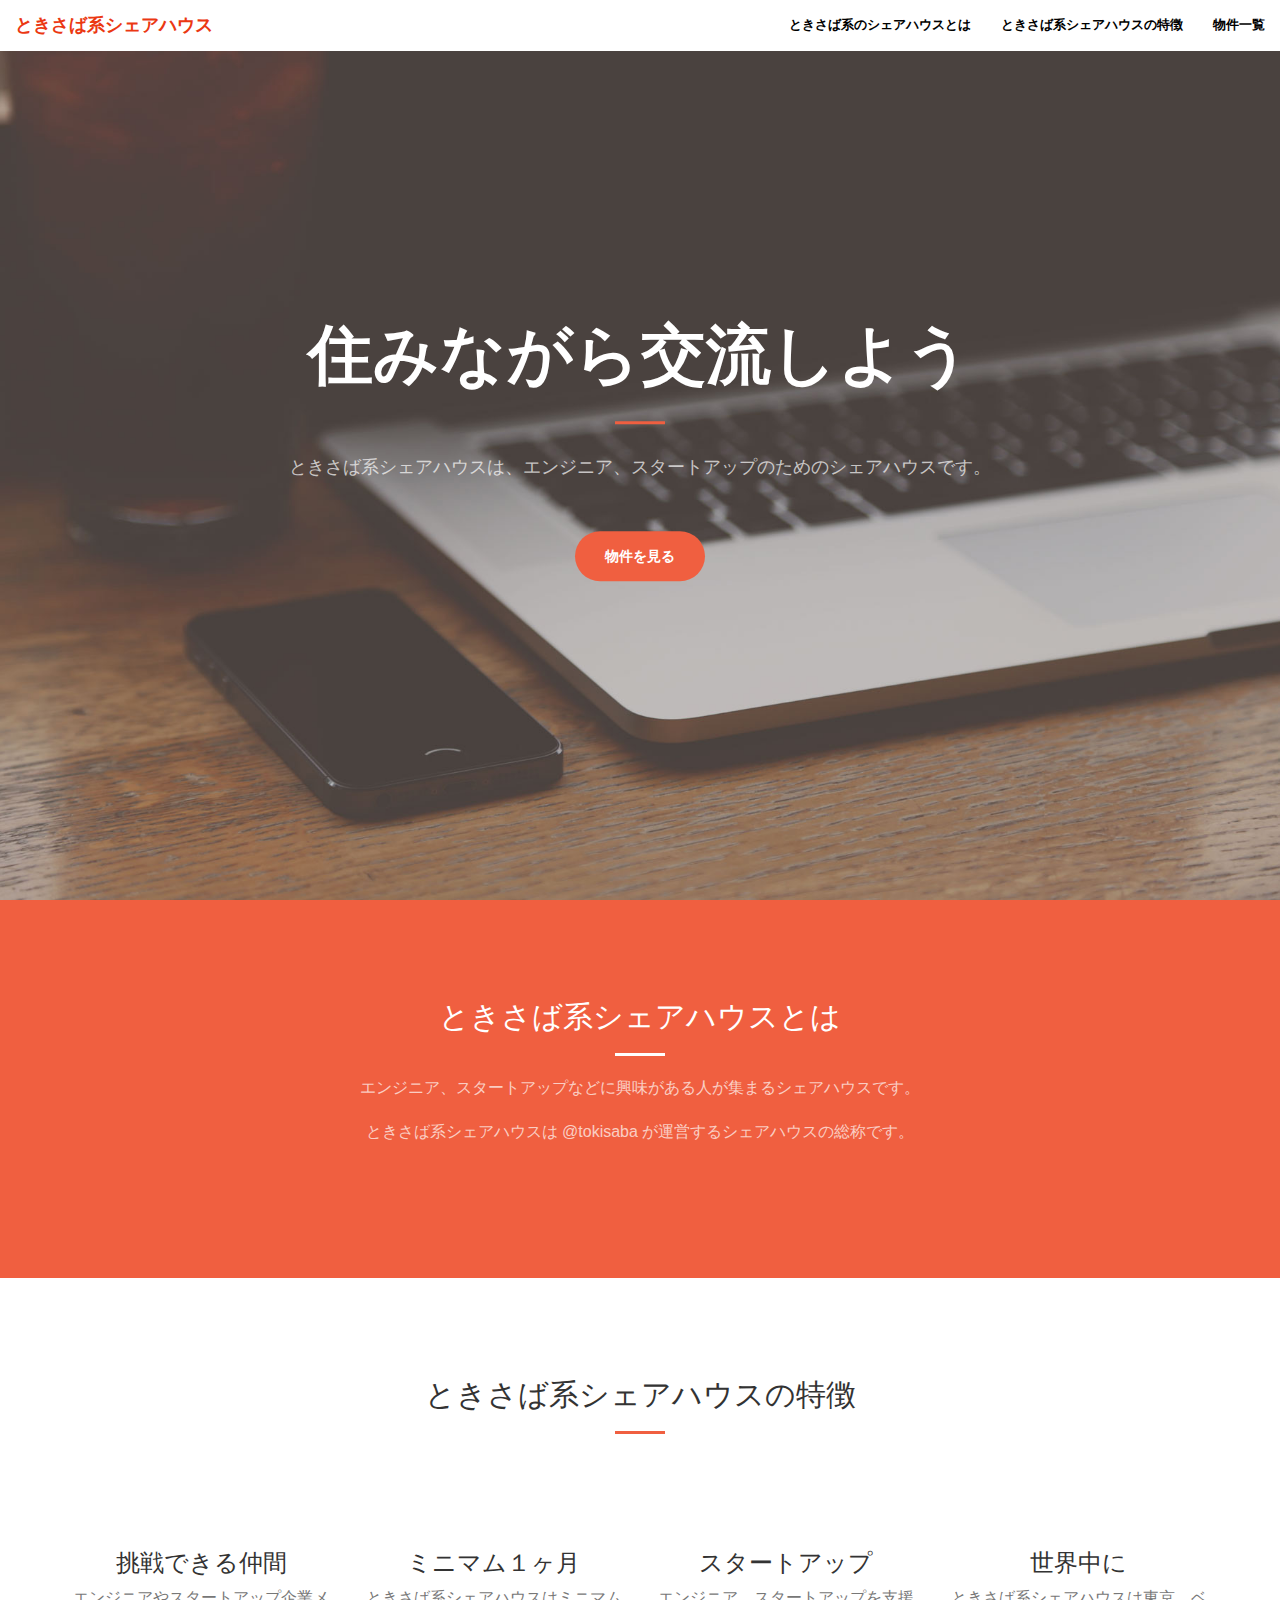
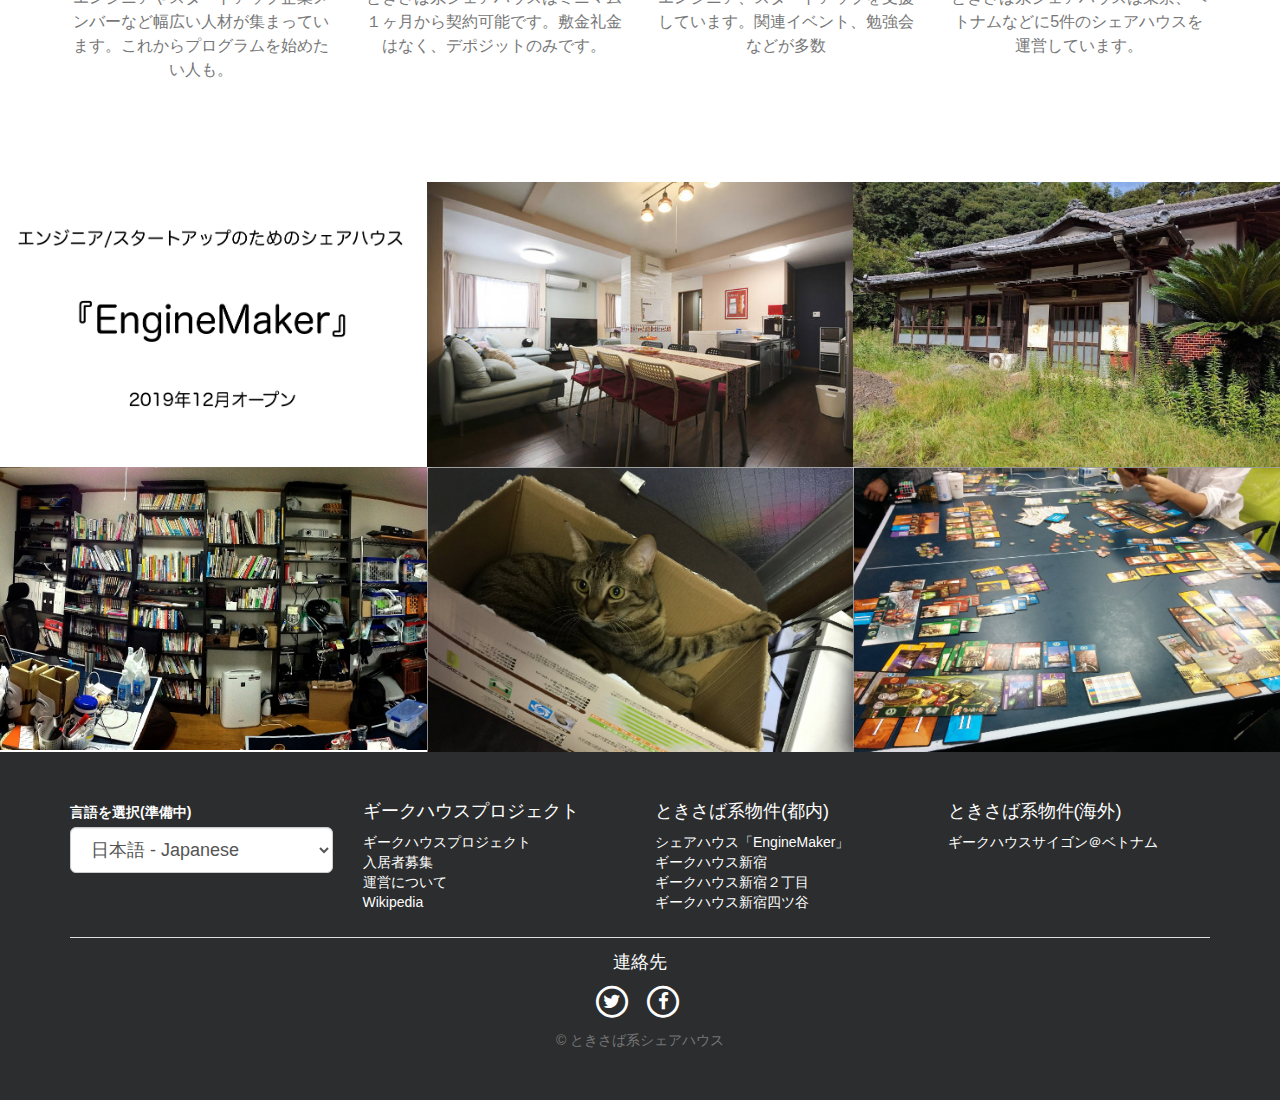
<file: index.html>
<!DOCTYPE html>
<html lang="en">

<head>

  <meta charset="utf-8">
  <meta http-equiv="X-UA-Compatible" content="IE=edge">
  <meta name="viewport" content="width=device-width, initial-scale=1">
  <meta name="keywords" content="エンジニア,Web,スタートアップ,起業,シェアハウス,ときさば,tokisaba,EngineMaker,プログラマ,シェアハウス,ギークハウス">
  <meta name="description" content="「EngineMaker」最大40名のエンジニアとスタートアップのためのシェアハウス">
  <meta name="author" content="tokisaba">

  <title>エンジニア/スタートアップのためのシェアハウス。ときさば系</title>

  <link rel="shortcut icon" href="/favicon.ico" type="image/png"/>
  <!-- Bootstrap Core CSS -->
  <link rel="stylesheet" href="css/bootstrap.min.css" type="text/css">

  <!-- Custom Fonts -->
  <link href='http://fonts.googleapis.com/css?family=Open+Sans:300italic,400italic,600italic,700italic,800italic,400,300,600,700,800' rel='stylesheet' type='text/css'>
  <link href='http://fonts.googleapis.com/css?family=Merriweather:400,300,300italic,400italic,700,700italic,900,900italic' rel='stylesheet' type='text/css'>
  <link rel="stylesheet" href="font-awesome/css/font-awesome.min.css" type="text/css">

  <!-- Plugin CSS -->
  <link rel="stylesheet" href="css/animate.min.css" type="text/css">

  <!-- Custom CSS -->
  <link rel="stylesheet" href="css/creative.css" type="text/css">

  <!-- HTML5 Shim and Respond.js IE8 support of HTML5 elements and media queries -->
  <!-- WARNING: Respond.js doesn't work if you view the page via file:// -->
  <!--[if lt IE 9]>
        <script src="https://oss.maxcdn.com/libs/html5shiv/3.7.0/html5shiv.js"></script>
        <script src="https://oss.maxcdn.com/libs/respond.js/1.4.2/respond.min.js"></script>
    <![endif]-->
  <script>
    (function(i,s,o,g,r,a,m){i['GoogleAnalyticsObject']=r;i[r]=i[r]||function(){
    (i[r].q=i[r].q||[]).push(arguments)},i[r].l=1*new Date();a=s.createElement(o),
    m=s.getElementsByTagName(o)[0];a.async=1;a.src=g;m.parentNode.insertBefore(a,m)
    })(window,document,'script','//www.google-analytics.com/analytics.js','ga');
    ga('create', 'UA-68521322-1', 'auto');
    ga('send', 'pageview');
  </script>
</head>

<body id="page-top">

  <nav id="mainNav" class="navbar navbar-default navbar-fixed-top">
    <div class="container-fluid">
      <!-- Brand and toggle get grouped for better mobile display -->
      <div class="navbar-header">
        <button type="button" class="navbar-toggle collapsed" data-toggle="collapse" data-target="#bs-example-navbar-collapse-1">
          <span class="sr-only">Toggle navigation</span>
          <span class="icon-bar"></span>
          <span class="icon-bar"></span>
          <span class="icon-bar"></span>
        </button>
        <a class="navbar-brand page-scroll" href="#page-top">ときさば系シェアハウス</a>
      </div>

      <!-- Collect the nav links, forms, and other content for toggling -->
      <div class="collapse navbar-collapse" id="bs-example-navbar-collapse-1">
        <ul class="nav navbar-nav navbar-right">
          <li>
            <a class="page-scroll" href="#about">ときさば系のシェアハウスとは</a>
          </li>
          <li>
            <a class="page-scroll" href="#services">ときさば系シェアハウスの特徴</a>
          </li>
          <li>
            <a class="page-scroll" href="#residence">物件一覧</a>
          </li>
        </ul>
      </div>
      <!-- /.navbar-collapse -->
    </div>
    <!-- /.container-fluid -->
  </nav>

  <header>
    <div class="header-content">
      <div class="header-content-inner">
        <h1>住みながら交流しよう</h1>
        <hr>
        <p>ときさば系シェアハウスは、エンジニア、スタートアップのためのシェアハウスです。</p>
        <a href="#residence" class="btn btn-primary btn-xl page-scroll">物件を見る</a>
      </div>
    </div>
  </header>

  <section class="bg-primary" id="about">
    <div class="container">
      <div class="row">
        <div class="col-lg-8 col-lg-offset-2 text-center">
          <h2 class="section-heading">ときさば系シェアハウスとは</h2>
          <hr class="light">
          <p class="text-faded">エンジニア、スタートアップなどに興味がある人が集まるシェアハウスです。</p>
          <p class="text-faded">ときさば系シェアハウスは @tokisaba が運営するシェアハウスの総称です。</p>
        </div>
      </div>
    </div>
  </section>

  <section id="services">
    <div class="container">
      <div class="row">
        <div class="col-lg-12 text-center">
          <h2 class="section-heading">ときさば系シェアハウスの特徴</h2>
          <hr class="primary">
        </div>
      </div>
    </div>
    <div class="container">
      <div class="row">
        <div class="col-lg-3 col-md-6 text-center">
          <div class="service-box">
            <i class="fa fa-4x fa-users wow bounceIn text-primary"></i>
            <h3>挑戦できる仲間</h3>
            <p class="text-muted">エンジニアやスタートアップ企業メンバーなど幅広い人材が集まっています。これからプログラムを始めたい人も。</p>
          </div>
        </div>
        <div class="col-lg-3 col-md-6 text-center">
          <div class="service-box">
            <i class="fa fa-4x fa-home wow bounceIn text-primary" data-wow-delay=".1s"></i>
            <h3>ミニマム１ヶ月</h3>
            <p class="text-muted">ときさば系シェアハウスはミニマム１ヶ月から契約可能です。敷金礼金はなく、デポジットのみです。</p>
          </div>
        </div>
        <div class="col-lg-3 col-md-6 text-center">
          <div class="service-box">
            <i class="fa fa-4x fa-thumbs-up wow bounceIn text-primary" data-wow-delay=".2s"></i>
            <h3>スタートアップ</h3>
            <p class="text-muted">エンジニア、スタートアップを支援しています。関連イベント、勉強会などが多数</p>
          </div>
        </div>
        <div class="col-lg-3 col-md-6 text-center">
          <div class="service-box">
            <i class="fa fa-4x fa-plane wow bounceIn text-primary" data-wow-delay=".3s"></i>
            <h3>世界中に</h3>
            <p class="text-muted">ときさば系シェアハウスは東京、ベトナムなどに5件のシェアハウスを運営しています。</p>
          </div>
        </div>
      </div>
    </div>
  </section>

  <section class="no-padding" id="residence">
    <div class="container-fluid">
      <div class="row no-gutter">
        <div class="col-lg-4 col-sm-6">
          <a href="engine_maker.html" class="portfolio-box">
            <img src="img/EngineMaker.png" class="img-responsive" alt="シェアハウス「EngineMaker」">
            <div class="portfolio-box-caption">
              <div class="portfolio-box-caption-content">
                <div class="project-category text-faded">
                  新宿区
                </div>
                <div class="project-name">
                  シェアハウス「EngineMaker」
                </div>
              </div>
            </div>
          </a>
        </div>
        <div class="col-lg-4 col-sm-6">
          <a href="geekhouse-4tsuya.html" class="portfolio-box">
            <img src="img/geek_4tsuya.jpg" class="img-responsive" alt="ギークハウス新宿四谷">
            <div class="portfolio-box-caption">
              <div class="portfolio-box-caption-content">
                <div class="project-category text-faded">
                  新宿区
                </div>
                <div class="project-name">
                  ギークハウス新宿四谷
                </div>
              </div>
            </div>
          </a>
        </div>
        <div class="col-lg-4 col-sm-6">
          <a href="hackerspace_chiba.html" class="portfolio-box">
            <img src="img/hs_chiba.jpg" class="img-responsive" alt="HackerSpace千葉大網白里">
            <div class="portfolio-box-caption">
              <div class="portfolio-box-caption-content">
                <div class="project-category text-faded">
                  千葉県大網白里市
                </div>
                <div class="project-name">
                  HackerSpace千葉大網白里
                </div>
              </div>
            </div>
          </a>
        </div>
        <div class="col-lg-4 col-sm-6">
          <a href="geekhouse-shinjuku.html" class="portfolio-box">
            <img src="img/geejuku4.jpg" class="img-responsive" alt="ギークハウス新宿">
            <div class="portfolio-box-caption">
              <div class="portfolio-box-caption-content">
                <div class="project-category text-faded">
                  渋谷区
                </div>
                <div class="project-name">
                  ギークハウス新宿
                </div>
              </div>
            </div>
          </a>
        </div>
        <div class="col-lg-4 col-sm-6">
          <a href="geekhouse-shinjuku-2chome.html" class="portfolio-box">
            <img src="img/geejuku02nd_02.png" class="img-responsive" alt="ギークハウス新宿２丁目">
            <div class="portfolio-box-caption">
              <div class="portfolio-box-caption-content">
                <div class="project-category text-faded">
                  新宿区
                </div>
                <div class="project-name">
                  ギークハウス新宿２丁目
                </div>
              </div>
            </div>
          </a>
        </div>
        <div class="col-lg-4 col-sm-6">
          <a href="hackerspace_shinjuku.html" class="portfolio-box">
            <img src="img/geeaki01.png" class="img-responsive" alt="HackerSpace新宿">
            <div class="portfolio-box-caption">
              <div class="portfolio-box-caption-content">
                <div class="project-category text-faded">
                  新宿区
                </div>
                <div class="project-name">
                  HackerSpace新宿
                </div>
              </div>
            </div>
          </a>
        </div>
<!--
        <div class="col-lg-4 col-sm-6">
          <a href="geekhouse-kouenji.html" class="portfolio-box">
            <img src="img/geekkouenji3.jpg" class="img-responsive" alt="ギークハウス高円寺">
            <div class="portfolio-box-caption">
              <div class="portfolio-box-caption-content">
                <div class="project-category text-faded">
                  杉並区
                </div>
                <div class="project-name">
                  ギークハウス高円寺
                </div>
              </div>
            </div>
          </a>
        </div>
        <div class="col-lg-4 col-sm-6">
          <a href="geekhouse-johorbahru.html" class="portfolio-box">
            <img src="img/jb1.jpg" class="img-responsive" alt="ギークハウスジョホールバル">
            <div class="portfolio-box-caption">
              <div class="portfolio-box-caption-content">
                <div class="project-category text-faded">
                  マレーシア　ジョホール州
                </div>
                <div class="project-name">
                  ギークハウスジョホールバル
                </div>
              </div>
            </div>
          </a>
        </div>
        <div class="col-lg-4 col-sm-6">
          <a href="" class="portfolio-box">
            <img src="img/construction.jpg" class="img-responsive" alt="ギークハウス神田秋葉原">
            <div class="portfolio-box-caption">
              <div class="portfolio-box-caption-content">
                <div class="project-category text-faded">
                  台湾
                </div>
                <div class="project-name">
                  ギークハウス台北
                </div>
              </div>
            </div>
          </a>
        </div>

        <div class="col-lg-4 col-sm-6">
          <a href="geekbar-shinjuku.html" class="portfolio-box">
            <img src="img/geeaki01.png" class="img-responsive" alt="ギークハウス神田秋葉原">
            <div class="portfolio-box-caption">
              <div class="portfolio-box-caption-content">
                <div class="project-category text-faded">
                  新宿区
                </div>
                <div class="project-name">
                  ギークバー新宿
                </div>
              </div>
            </div>
          </a>
        </div>
        <div class="col-lg-4 col-sm-6">
          <a href="geekhouse-shinagawa.html" class="portfolio-box">
            <img src="img/geeshina02.png" class="img-responsive" alt="ギークハウス品川">
            <div class="portfolio-box-caption">
              <div class="portfolio-box-caption-content">
                <div class="project-category text-faded">
                  品川区
                </div>
                <div class="project-name">
                  ギークハウス品川
                </div>
              </div>
            </div>
          </a>
        </div>
-->

      </div>
    </div>
  </section>

    <footer>
      <div class="container">
        <div class="row">
          <div class="col-lg-3">
            <div class="select select-large select-block">
              <label>
                言語を選択(準備中)
              </label>
              <select class="form-control input-lg">
                <option value="ja" selected="">日本語 - Japanese</option>
                <option value="en">英語 - English</option>
              </select>
            </div>
          </div>
          <div class="col-lg-3">
            <h3 class="h4">ギークハウスプロジェクト</h3>
            <ul class="list-unstyled">
              <li><a href="http://geekhouse.tumblr.com/" target="_blank">ギークハウスプロジェクト</a></li>
              <li><a href="http://geekhouse.tumblr.com/post/82283493603/" target="_blank">入居者募集</a></li>
              <li><a href="http://geekhouse.tumblr.com/unei" target="_blank">運営について</a></li>
              <li><a href="https://ja.wikipedia.org/wiki/ギークハウスプロジェクト" target="_blank">Wikipedia</a></li>
            </ul>
          </div>
          <div class="col-lg-3">
            <h3 class="h4">ときさば系物件(都内)</h3>
            <ul class="list-unstyled">
              <li><a href="engine_maker.html">シェアハウス「EngineMaker」</a></li>
              <li><a href="geekhouse-shinjuku.html">ギークハウス新宿</a></li>
              <li><a href="geekhouse-shinjuku-2chome.html">ギークハウス新宿２丁目</a></li>
              <li><a href="geekhouse-4tsuya.html">ギークハウス新宿四ツ谷</a></li>
            </ul>
          </div>
          <div class="col-lg-3">
            <h3 class="h4">ときさば系物件(海外)</h3>
            <ul class="list-unstyled">
              <li><a href="https://www.facebook.com/geekhousesaigon/">ギークハウスサイゴン＠ベトナム</a></li>
            </ul>
          </div>
        </div>
        <hr>
        <div class="row">
          <h3 class="h4 text-center">連絡先</h3>
          <ul class="list-unstyled list-inline text-center">
            <li>
              <a href="https://twitter.com/tokisaba" target="_blank">
                <span class="fa-stack fa-lg">
                  <i class="fa fa-circle-thin fa-stack-2x"></i>
                  <i class="fa fa-twitter fa-stack-1x"></i>
                </span>
              </a>
            </li>
            <li>
              <a href="https://www.facebook.com/EngineMaker2019" target="_blank">
                <span class="fa-stack fa-lg">
                  <i class="fa fa-circle-thin fa-stack-2x"></i>
                  <i class="fa fa-facebook fa-stack-1x"></i>
                </span>
              </a>
            </li>
          </ul>
        </div>
        <div class="row text-center text-muted">
          &copy; ときさば系シェアハウス
        </div>
      </div>
    </footer>

    <!-- jQuery -->
    <script src="js/jquery.js"></script>

    <!-- Bootstrap Core JavaScript -->
    <script src="js/bootstrap.min.js"></script>

    <!-- Plugin JavaScript -->
    <script src="js/jquery.easing.min.js"></script>
    <script src="js/jquery.fittext.js"></script>
    <script src="js/wow.min.js"></script>

    <!-- Custom Theme JavaScript -->
    <script src="js/creative.js"></script>

</body>

</html>
</file>
<file: css/creative.css>
/*!
 * Start Bootstrap - Creative Bootstrap Theme (http://startbootstrap.com)
 * Code licensed under the Apache License v2.0.
 * For details, see http://www.apache.org/licenses/LICENSE-2.0.
 */

html,
body {
    width: 100%;
    height: 100%;
}

body {
     font-family:"ヒラギノ角ゴ Pro","Hiragino Kaku Gothic Pro","メイリオ",Meiryo,Osaka,"ＭＳ Ｐゴシック","MS PGothic","MS Gothic","ＭＳ ゴシック","Helvetica Neue",Helvetica,Arial,sans-serif !important;
}

hr {
    max-width: 50px;
    border-color: #f05f40;
    border-width: 3px;
}

hr.light {
    border-color: #fff;
}

a {
    color: #f05f40;
    -webkit-transition: all .35s;
    -moz-transition: all .35s;
    transition: all .35s;
}

a:hover,
a:focus {
    color: #eb3812;
}

h1,
h2,
h3,
h4,
h5,
h6 {
    font-family: "ヒラギノ角ゴ Pro","Hiragino Kaku Gothic Pro","メイリオ",Meiryo,Osaka,"ＭＳ Ｐゴシック","MS PGothic","MS Gothic","ＭＳ ゴシック","Helvetica Neue",Helvetica,Arial,sans-serif
    ;
}

p {
    margin-bottom: 20px;
    font-size: 16px;
    line-height: 1.5;
}

.bg-primary {
    background-color: #f05f40;
}

.bg-dark {
    color: #fff;
    background-color: #222;
}

.text-faded {
    color: rgba(255,255,255,.7);
}

section {
    padding: 100px 0;
}

aside {
    padding: 50px 0;
}

.no-padding {
    padding: 0;
}

.navbar-default {
    border-color: rgba(34,34,34,.05);
    font-family:"ヒラギノ角ゴ Pro","Hiragino Kaku Gothic Pro","メイリオ",Meiryo,Osaka,"ＭＳ Ｐゴシック","MS PGothic","MS Gothic","ＭＳ ゴシック","Helvetica Neue",Helvetica,Arial,sans-serif;
    background-color: #fff;
    -webkit-transition: all .35s;
    -moz-transition: all .35s;
    transition: all .35s;
}

.navbar-default .navbar-header .navbar-brand {
    text-transform: uppercase;
    font-family: "ヒラギノ角ゴ Pro","Hiragino Kaku Gothic Pro","メイリオ",Meiryo,Osaka,"ＭＳ Ｐゴシック","MS PGothic","MS Gothic","ＭＳ ゴシック","Helvetica Neue",Helvetica,Arial,sans-serif;
    font-weight: 700;
    color: #f05f40;
}

.navbar-default .navbar-header .navbar-brand:hover,
.navbar-default .navbar-header .navbar-brand:focus {
    color: #000;
}

.navbar-default .nav > li>a,
.navbar-default .nav>li>a:focus {
    text-transform: uppercase;
    font-size: 13px;
    font-weight: 700;
    color: #fff;
}

.navbar-default .nav > li>a:hover,
.navbar-default .nav>li>a:focus:hover {
    color: #f05f40;
}

.navbar-default .nav > li.active>a,
.navbar-default .nav>li.active>a:focus {
    color: #f05f40!important;
    background-color: transparent;
}

.navbar-default .nav > li.active>a:hover,
.navbar-default .nav>li.active>a:focus:hover {
    background-color: transparent;
}

@media(min-width:768px) {
    .navbar-default {
        border-color: rgba(255,255,255,.3);
        background-color: #fff;
    }

    .navbar-default .navbar-header .navbar-brand {
        color: #f05f40;
    }

    .navbar-default .navbar-header .navbar-brand:hover,
    .navbar-default .navbar-header .navbar-brand:focus {
        color: #eb3812;
    }

    .navbar-default .nav > li>a,
    .navbar-default .nav>li>a:focus {
        color: #000;
    }

    .navbar-default .nav > li>a:hover,
    .navbar-default .nav>li>a:focus:hover {
        color: #f05f40;
    }

    .navbar-default.affix {
        border-color: rgba(34,34,34,.05);
        background-color: #fff;
    }

    .navbar-default.affix .navbar-header .navbar-brand {
        font-size: 14px;
        color: #f05f40;
    }

    .navbar-default.affix .navbar-header .navbar-brand:hover,
    .navbar-default.affix .navbar-header .navbar-brand:focus {
        color: #eb3812;
    }

    .navbar-default.affix .nav > li>a,
    .navbar-default.affix .nav>li>a:focus {
        color: #000;
    }

    .navbar-default.affix .nav > li>a:hover,
    .navbar-default.affix .nav>li>a:focus:hover {
        color: #f05f40;
    }
}

header {
    position: relative;
    width: 100%;
    min-height: auto;
    text-align: center;
    color: #fff;
    background-image: url(../img/header.jpg);
    background-position: center;
    -webkit-background-size: cover;
    -moz-background-size: cover;
    background-size: cover;
    -o-background-size: cover;
}

header .header-content {
    position: relative;
    width: 100%;
    padding: 100px 15px;
    text-align: center;
}

header .header-content .header-content-inner h1 {
    margin-top: 0;
    margin-bottom: 0;
    text-transform: uppercase;
    font-weight: 700;
}

header .header-content .header-content-inner hr {
    margin: 30px auto;
}

header .header-content .header-content-inner p {
    margin-bottom: 50px;
    font-size: 16px;
    font-weight: 300;
    color: rgba(255,255,255,.7);
}

@media(min-width:768px) {
    header {
        min-height: 100%;
    }

    header .header-content {
        position: absolute;
        top: 50%;
        padding: 0 50px;
        -webkit-transform: translateY(-50%);
        -ms-transform: translateY(-50%);
        transform: translateY(-50%);
    }

    header .header-content .header-content-inner {
        margin-right: auto;
        margin-left: auto;
        max-width: 1000px;
    }

    header .header-content .header-content-inner p {
        margin-right: auto;
        margin-left: auto;
        max-width: 80%;
        font-size: 18px;
    }
}

.section-heading {
    margin-top: 0;
}

.service-box {
    margin: 50px auto 0;
    max-width: 400px;
}

@media(min-width:992px) {
    .service-box {
        margin: 20px auto 0;
    }
}

.service-box p {
    margin-bottom: 0;
}

.portfolio-box {
    display: block;
    position: relative;
    margin: 0 auto;
    max-width: 650px;
}

.portfolio-box .portfolio-box-caption {
    display: block;
    position: absolute;
    bottom: 0;
    width: 100%;
    height: 100%;
    text-align: center;
    color: #fff;
    opacity: 0;
    background: rgba(240,95,64,.9);
    -webkit-transition: all .35s;
    -moz-transition: all .35s;
    transition: all .35s;
}

.portfolio-box .portfolio-box-caption .portfolio-box-caption-content {
    position: absolute;
    top: 50%;
    width: 100%;
    text-align: center;
    transform: translateY(-50%);
}

.portfolio-box .portfolio-box-caption .portfolio-box-caption-content .project-category,
.portfolio-box .portfolio-box-caption .portfolio-box-caption-content .project-name {
    padding: 0 15px;
    font-family: "ヒラギノ角ゴ Pro","Hiragino Kaku Gothic Pro","メイリオ",Meiryo,Osaka,"ＭＳ Ｐゴシック","MS PGothic","MS Gothic","ＭＳ ゴシック","Helvetica Neue",Helvetica,Arial,sans-serif;
}

.portfolio-box .portfolio-box-caption .portfolio-box-caption-content .project-category {
    text-transform: uppercase;
    font-size: 14px;
    font-weight: 600;
}

.portfolio-box .portfolio-box-caption .portfolio-box-caption-content .project-name {
    font-size: 18px;
}

.portfolio-box:hover .portfolio-box-caption {
    opacity: 1;
}

@media(min-width:768px) {
    .portfolio-box .portfolio-box-caption .portfolio-box-caption-content .project-category {
        font-size: 16px;
    }

    .portfolio-box .portfolio-box-caption .portfolio-box-caption-content .project-name {
        font-size: 22px;
    }
}

.call-to-action h2 {
    margin: 0 auto 20px;
}

.text-primary {
    color: #f05f40;
}

.no-gutter > [class*=col-] {
    padding-right: 0;
    padding-left: 0;
}

.btn-default {
    border-color: #fff;
    color: #222;
    background-color: #fff;
    -webkit-transition: all .35s;
    -moz-transition: all .35s;
    transition: all .35s;
}

.btn-default:hover,
.btn-default:focus,
.btn-default.focus,
.btn-default:active,
.btn-default.active,
.open > .dropdown-toggle.btn-default {
    border-color: #ededed;
    color: #222;
    background-color: #f2f2f2;
}

.btn-default:active,
.btn-default.active,
.open > .dropdown-toggle.btn-default {
    background-image: none;
}

.btn-default.disabled,
.btn-default[disabled],
fieldset[disabled] .btn-default,
.btn-default.disabled:hover,
.btn-default[disabled]:hover,
fieldset[disabled] .btn-default:hover,
.btn-default.disabled:focus,
.btn-default[disabled]:focus,
fieldset[disabled] .btn-default:focus,
.btn-default.disabled.focus,
.btn-default[disabled].focus,
fieldset[disabled] .btn-default.focus,
.btn-default.disabled:active,
.btn-default[disabled]:active,
fieldset[disabled] .btn-default:active,
.btn-default.disabled.active,
.btn-default[disabled].active,
fieldset[disabled] .btn-default.active {
    border-color: #fff;
    background-color: #fff;
}

.btn-default .badge {
    color: #fff;
    background-color: #222;
}

.btn-primary {
    border-color: #f05f40;
    color: #fff;
    background-color: #f05f40;
    -webkit-transition: all .35s;
    -moz-transition: all .35s;
    transition: all .35s;
}

.btn-primary:hover,
.btn-primary:focus,
.btn-primary.focus,
.btn-primary:active,
.btn-primary.active,
.open > .dropdown-toggle.btn-primary {
    border-color: #ed431f;
    color: #fff;
    background-color: #ee4b28;
}

.btn-primary:active,
.btn-primary.active,
.open > .dropdown-toggle.btn-primary {
    background-image: none;
}

.btn-primary.disabled,
.btn-primary[disabled],
fieldset[disabled] .btn-primary,
.btn-primary.disabled:hover,
.btn-primary[disabled]:hover,
fieldset[disabled] .btn-primary:hover,
.btn-primary.disabled:focus,
.btn-primary[disabled]:focus,
fieldset[disabled] .btn-primary:focus,
.btn-primary.disabled.focus,
.btn-primary[disabled].focus,
fieldset[disabled] .btn-primary.focus,
.btn-primary.disabled:active,
.btn-primary[disabled]:active,
fieldset[disabled] .btn-primary:active,
.btn-primary.disabled.active,
.btn-primary[disabled].active,
fieldset[disabled] .btn-primary.active {
    border-color: #f05f40;
    background-color: #f05f40;
}

.btn-primary .badge {
    color: #f05f40;
    background-color: #fff;
}

.btn {
    border: 0;
    border-radius: 300px;
    text-transform: uppercase;
    font-family: "ヒラギノ角ゴ Pro","Hiragino Kaku Gothic Pro","メイリオ",Meiryo,Osaka,"ＭＳ Ｐゴシック","MS PGothic","MS Gothic","ＭＳ ゴシック","Helvetica Neue",Helvetica,Arial,sans-serif;
    font-weight: 700;
}

.btn-xl {
    padding: 15px 30px;
}

::-moz-selection {
    text-shadow: none;
    color: #fff;
    background: #222;
}

::selection {
    text-shadow: none;
    color: #fff;
    background: #222;
}

img::selection {
    color: #fff;
    background: 0 0;
}

img::-moz-selection {
    color: #fff;
    background: 0 0;
}

body {
    webkit-tap-highlight-color: #222;
}
/* Profile cards */
.card {
    padding-top: 20px;
    margin: 10px 0 20px 0;
    background-color: rgba(214, 224, 226, 0.2);
    border-top-width: 0;
    border-bottom-width: 2px;
    -webkit-border-radius: 3px;
    -moz-border-radius: 3px;
    border-radius: 3px;
    -webkit-box-shadow: none;
    -moz-box-shadow: none;
    box-shadow: none;
    -webkit-box-sizing: border-box;
    -moz-box-sizing: border-box;
    box-sizing: border-box;
}

.card .card-heading {
    padding: 0 20px;
    margin: 0;
}

.card .card-heading.simple {
    font-size: 20px;
    font-weight: 300;
    color: #777;
    border-bottom: 1px solid #e5e5e5;
}

.card .card-heading.image img {
    display: inline-block;
    width: 46px;
    height: 46px;
    margin-right: 15px;
    vertical-align: top;
    border: 0;
    -webkit-border-radius: 50%;
    -moz-border-radius: 50%;
    border-radius: 50%;
}

.card .card-heading.image .card-heading-header {
    display: inline-block;
    vertical-align: top;
}

.card .card-heading.image .card-heading-header h3 {
    margin: 0;
    font-size: 14px;
    line-height: 16px;
    color: #262626;
}

.card .card-heading.image .card-heading-header span {
    font-size: 12px;
    color: #999999;
}

.card .card-body {
    padding: 0 20px;
    margin-top: 20px;
}

.card .card-media {
    padding: 0 20px;
    margin: 0 -14px;
}

.card .card-media img {
    max-width: 100%;
    max-height: 100%;
}

.card .card-actions {
    min-height: 30px;
    padding: 0 20px 20px 20px;
    margin: 20px 0 0 0;
}

.card .card-comments {
    padding: 20px;
    margin: 0;
    background-color: #f8f8f8;
}

.card .card-comments .comments-collapse-toggle {
    padding: 0;
    margin: 0 20px 12px 20px;
}

.card .card-comments .comments-collapse-toggle a,
.card .card-comments .comments-collapse-toggle span {
    padding-right: 5px;
    overflow: hidden;
    font-size: 12px;
    color: #999;
    text-overflow: ellipsis;
    white-space: nowrap;
}

.card-comments .media-heading {
    font-size: 13px;
    font-weight: bold;
}

.card.people {
    position: relative;
    display: inline-block;
    width: 170px;
    height: 300px;
    padding-top: 0;
    margin-left: 20px;
    overflow: hidden;
    vertical-align: top;
}

.card.people:first-child {
    margin-left: 0;
}

.card.people .card-top {
    position: absolute;
    top: 0;
    left: 0;
    display: inline-block;
    width: 170px;
    height: 150px;
    background-color: #ffffff;
}

.card.people .card-top.green {
    background-color: #53a93f;
}

.card.people .card-top.blue {
    background-color: #427fed;
}

.card.people .card-info {
    position: absolute;
    top: 150px;
    display: inline-block;
    width: 100%;
    height: 101px;
    overflow: hidden;
    background: #ffffff;
    -webkit-box-sizing: border-box;
    -moz-box-sizing: border-box;
    box-sizing: border-box;
}

.card.people .card-info .title {
    display: block;
    margin: 8px 14px 0 14px;
    overflow: hidden;
    font-size: 16px;
    font-weight: bold;
    line-height: 18px;
    color: #404040;
}

.card.people .card-info .desc {
    display: block;
    margin: 8px 14px 0 14px;
    overflow: hidden;
    font-size: 12px;
    line-height: 16px;
    color: #737373;
    text-overflow: ellipsis;
}

.card.people .card-bottom {
    position: absolute;
    bottom: 0;
    left: 0;
    display: inline-block;
    width: 100%;
    padding: 10px 20px;
    line-height: 29px;
    text-align: center;
    -webkit-box-sizing: border-box;
    -moz-box-sizing: border-box;
    box-sizing: border-box;
}

.card.hovercard {
    position: relative;
    padding-top: 0;
    overflow: hidden;
    text-align: center;
    background-color: rgba(214, 224, 226, 0.2);
}

.card.hovercard .cardheader {
    background: url("http://lorempixel.com/850/280/nature/4/");
    background-size: cover;
    height: 135px;
}

.card.hovercard .avatar {
    position: relative;
    top: -50px;
    margin-bottom: -50px;
}

.card.hovercard .avatar img {
    width: 100px;
    height: 100px;
    max-width: 100px;
    max-height: 100px;
    -webkit-border-radius: 50%;
    -moz-border-radius: 50%;
    border-radius: 50%;
    border: 5px solid rgba(255,255,255,0.5);
}

.card.hovercard .info {
    padding: 4px 8px 10px;
}

.card.hovercard .info .title {
    margin-bottom: 4px;
    font-size: 24px;
    line-height: 1;
    color: #262626;
    vertical-align: middle;
}

.card.hovercard .info .desc {
    overflow: hidden;
    font-size: 12px;
    line-height: 20px;
    color: #737373;
    text-overflow: ellipsis;
}

.card.hovercard .bottom {
    padding: 0 20px;
    margin-bottom: 17px;
}

/* Custom CSS */
.star {
  color: #ffb400;
}

html.house, .house body {
  height: 70%;
}

.geekhouse {
  padding: 1em 0;
}
.geekhouse h2 {
  margin-top: 0px;
}

#component .progress {
  margin-bottom: 5px;
}
.bg-gray {
    background-color: #f5f5f5;
}
.bordered {
  border-top: 1px solid  #dbdbdb;
  border-bottom: 1px solid #dbdbdb;
}

.house #about div {
  color: #565a5c;
}

.house #about .row {
  margin-bottom: 0px;
}

#about div.row {
  margin-bottom: 1em;
}

.house hr, footer hr {
    max-width: none;
    margin-top: 15px;
    margin-bottom: 15px;
    border: 0;
    border-top: 1px solid #dce0e0;
}

#amenity div div {
  padding: 1em 2em;
}

.contact a, .contact a:hover, .contact a:visited {
  color: #fff;
  text-decoration: none;
}

.contact button {
  margin-bottom: 5px;
}

.btn-twitter {
    border-color: #55acee;
    color: #fff;
    background-color: #55acee;
    -webkit-transition: all .35s;
    -moz-transition: all .35s;
    transition: all .35s;
}

.btn-twitter:hover,
.btn-twitter:focus,
.btn-twitter.focus,
.btn-twitter:active,
.btn-twitter.active,
.open > .dropdown-toggle.btn-twitter {
    border-color: #55acee;
    color: #fff;
    background-color: #489FE1;
}

.btn-twitter:active,
.btn-twitter.active,
.open > .dropdown-toggle.btn-twitter {
    background-image: none;
}

.btn-twitter.disabled,
.btn-twitter[disabled],
fieldset[disabled] .btn-twitter,
.btn-twitter.disabled:hover,
.btn-twitter[disabled]:hover,
fieldset[disabled] .btn-twitter:hover,
.btn-twitter.disabled:focus,
.btn-twitter[disabled]:focus,
fieldset[disabled] .btn-twitter:focus,
.btn-twitter.disabled.focus,
.btn-twitter[disabled].focus,
fieldset[disabled] .btn-twitter.focus,
.btn-twitter.disabled:active,
.btn-twitter[disabled]:active,
fieldset[disabled] .btn-twitter:active,
.btn-twitter.disabled.active,
.btn-twitter[disabled].active,
fieldset[disabled] .btn-twitter.active {
    border-color: #55acee;
    background-color: #55acee;
}

.btn-twitter .badge {
    color: #55acee;
    background-color: #fff;
}

.btn-facebook {
    border-color: #3b5998;
    color: #fff;
    background-color: #3b5998;
    -webkit-transition: all .35s;
    -moz-transition: all .35s;
    transition: all .35s;
}

.btn-facebook:hover,
.btn-facebook:focus,
.btn-facebook.focus,
.btn-facebook:active,
.btn-facebook.active,
.open > .dropdown-toggle.btn-facebook {
    border-color: #3b5998;
    color: #fff;
    background-color: #2E4C8B;
}

.btn-facebook:active,
.btn-facebook.active,
.open > .dropdown-toggle.btn-facebook {
    background-image: none;
}

.btn-facebook.disabled,
.btn-facebook[disabled],
fieldset[disabled] .btn-facebook,
.btn-facebook.disabled:hover,
.btn-facebook[disabled]:hover,
fieldset[disabled] .btn-facebook:hover,
.btn-facebook.disabled:focus,
.btn-facebook[disabled]:focus,
fieldset[disabled] .btn-facebook:focus,
.btn-facebook.disabled.focus,
.btn-facebook[disabled].focus,
fieldset[disabled] .btn-facebook.focus,
.btn-facebook.disabled:active,
.btn-facebook[disabled]:active,
fieldset[disabled] .btn-facebook:active,
.btn-facebook.disabled.active,
.btn-facebook[disabled].active,
fieldset[disabled] .btn-facebook.active {
    border-color: #3b5998;
    background-color: #3b5998;
}

.btn-facebook .badge {
    color: #3b5998;
    background-color: #fff;
}

.btn-airbnb {
    border-color: #fd5c63;
    color: #fff;
    background-color: #fd5c63;
    -webkit-transition: all .35s;
    -moz-transition: all .35s;
    transition: all .35s;
}

.btn-airbnb:hover,
.btn-airbnb:focus,
.btn-airbnb.focus,
.btn-airbnb:active,
.btn-airbnb.active,
.open > .dropdown-toggle.btn-airbnb {
    border-color: #fd5c63;
    color: #fff;
    background-color: #F04F56;
}

.btn-airbnb:active,
.btn-airbnb.active,
.open > .dropdown-toggle.btn-airbnb {
    background-image: none;
}

.btn-airbnb.disabled,
.btn-airbnb[disabled],
fieldset[disabled] .btn-airbnb,
.btn-airbnb.disabled:hover,
.btn-airbnb[disabled]:hover,
fieldset[disabled] .btn-airbnb:hover,
.btn-airbnb.disabled:focus,
.btn-airbnb[disabled]:focus,
fieldset[disabled] .btn-airbnb:focus,
.btn-airbnb.disabled.focus,
.btn-airbnb[disabled].focus,
fieldset[disabled] .btn-airbnb.focus,
.btn-airbnb.disabled:active,
.btn-airbnb[disabled]:active,
fieldset[disabled] .btn-airbnb:active,
.btn-airbnb.disabled.active,
.btn-airbnb[disabled].active,
fieldset[disabled] .btn-airbnb.active {
    border-color: #fd5c63;
    background-color: #fd5c63;
}

.btn-airbnb .badge {
    color: #DD4B39;
    background-color: #fff;
}


.btn-photo {
    border-color: #DD4B39;
    color: #fff;
    background-color: #DD4B39;
    -webkit-transition: all .35s;
    -moz-transition: all .35s;
    transition: all .35s;
}

.btn-photo:hover,
.btn-photo:focus,
.btn-photo.focus,
.btn-photo:active,
.btn-photo.active,
.open > .dropdown-toggle.btn-photo {
    border-color: #DD4B39;
    color: #fff;
    background-color: #F04F56;
}

.btn-photo:active,
.btn-photo.active,
.open > .dropdown-toggle.btn-photo {
    background-image: none;
}

.btn-photo.disabled,
.btn-photo[disabled],
fieldset[disabled] .btn-photo,
.btn-photo.disabled:hover,
.btn-photo[disabled]:hover,
fieldset[disabled] .btn-photo:hover,
.btn-photo.disabled:focus,
.btn-photo[disabled]:focus,
fieldset[disabled] .btn-photo:focus,
.btn-photo.disabled.focus,
.btn-photo[disabled].focus,
fieldset[disabled] .btn-photo.focus,
.btn-photo.disabled:active,
.btn-photo[disabled]:active,
fieldset[disabled] .btn-photo:active,
.btn-photo.disabled.active,
.btn-photo[disabled].active,
fieldset[disabled] .btn-photo.active {
    border-color: #DD4B39;
    background-color: #DD4B39;
}

.btn-photo .badge {
    color: #DD4B39;
    background-color: #fff;
}


#gmap {
    width:100%;
   height:650px;
}

.gmap_sec {
  position: relative;
  padding-bottom: 0;
}

.gmap-card {
  position: absolute;
  z-index: 2;
  width: 315px;
  top: 75%;
  left: 5%;
  padding: 20px;
  line-height: 20px;
  background-color: #fff;
  box-sizing: border-box;
  border: 1px solid #dedede;
}

.fixed {
  position: fixed;
  top: 50px;
  left: 75%;
}
.house .btn {
  border-radius: 4px;
  font-weight: normal;
  text-transform: none;
}

.house section {
  padding-top: 25px;
}

.house p {
  color: #565a5c;
}

.avatar {
  margin-bottom: 6.25px;
}
.name {
  line-height : 1.5em;
}

footer {
  padding: 50px 0;
  background-color: #2b2d2e;
  color: #fff;
}

footer .h4 {
  margin-top: 0;
}
footer a, footer a:hover, footer a:visited {
  color: #fff;
}

footer a:hover {
  text-decoration: none;
  opacity: 0.5;
}

#shinjuku {
  background-image: url(../img/header-geejuku.jpg);
}

#shinjuku-2chome {

}

#kanda-akihabara {

}

#shinagawa {

}

#kouenji {

}

#johorbahru {

}
</file>
